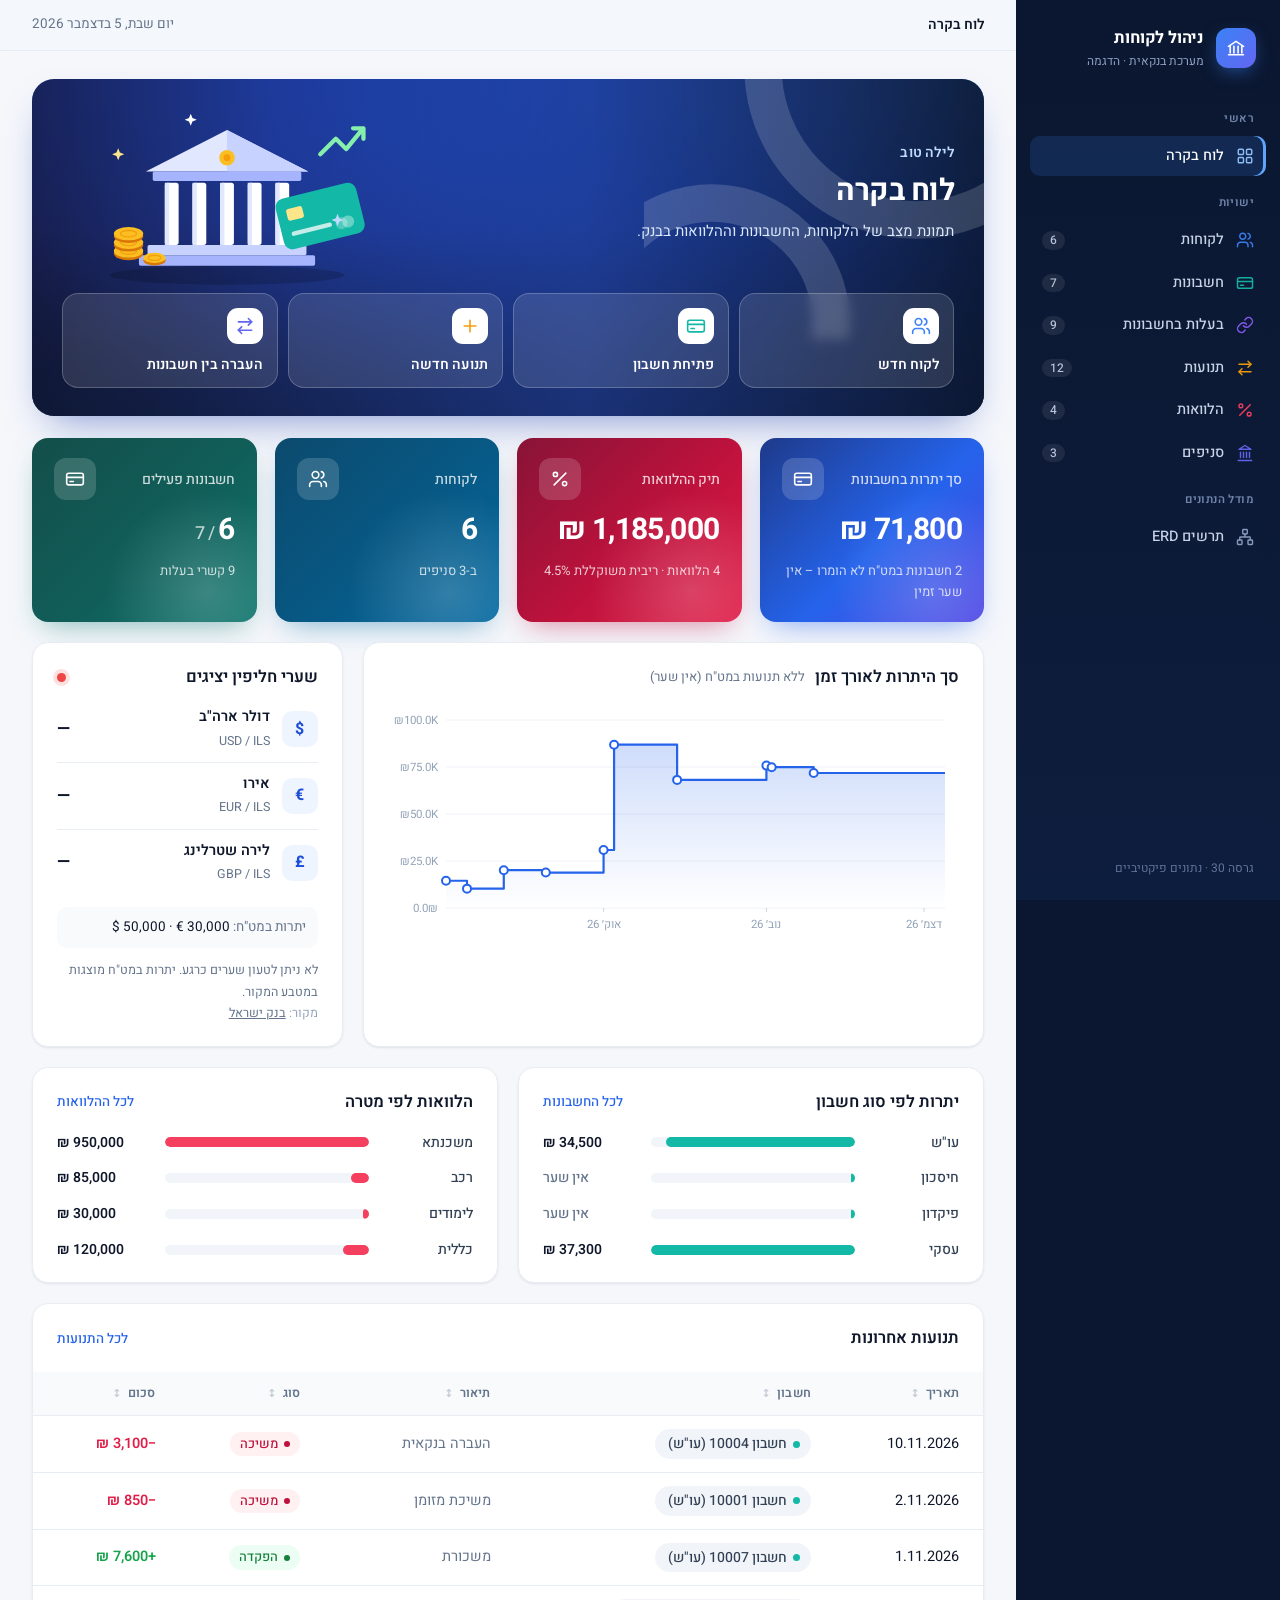
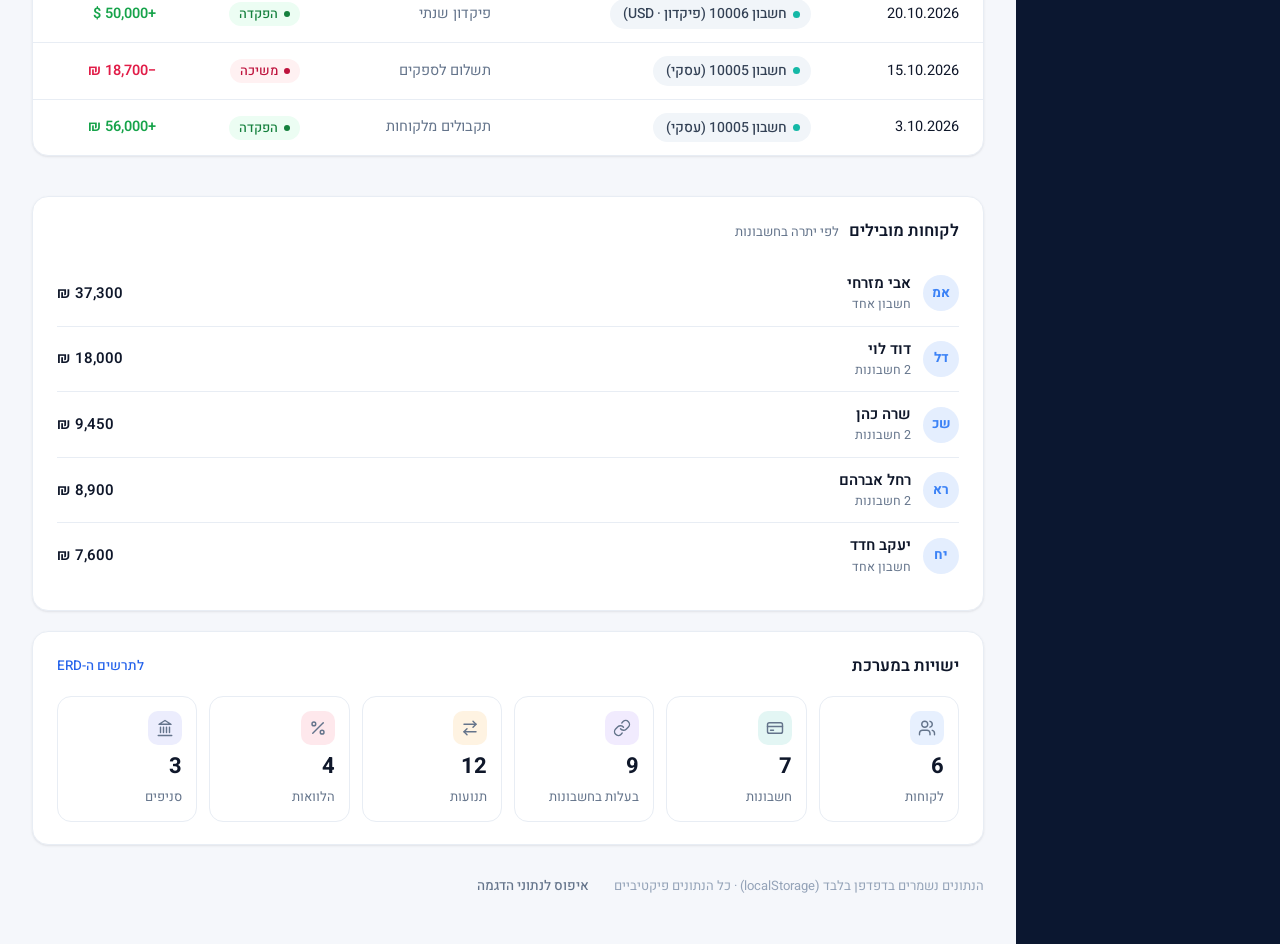
<file: index.html>
<!DOCTYPE html>
<html lang="he" dir="rtl">
<head>
  <meta charset="UTF-8">
  <meta name="app-version" content="30">
  <meta name="viewport" content="width=device-width, initial-scale=1">
  <title>ניהול לקוחות – מערכת בנקאית</title>
  <link rel="preconnect" href="https://fonts.googleapis.com">
  <link rel="preconnect" href="https://fonts.gstatic.com" crossorigin>
  <link href="https://fonts.googleapis.com/css2?family=Heebo:wght@400;500;600;700&display=swap" rel="stylesheet">
  <link rel="stylesheet" href="assets/style.css?v=30">
  <link rel="icon" href="data:image/svg+xml,%3Csvg xmlns='http://www.w3.org/2000/svg' viewBox='0 0 24 24'%3E%3Crect width='24' height='24' rx='6' fill='%232563eb'/%3E%3Cpath d='M4 10l8-5 8 5M6 10v7M10 10v7M14 10v7M18 10v7M4 19h16' stroke='white' stroke-width='1.6' fill='none'/%3E%3C/svg%3E">
</head>
<body>
<div class="app">
  <aside class="sidebar" id="sidebar"></aside>
  <div class="scrim"></div>
  <div class="main">
    <header class="header">
      <button class="icon-btn menu-btn" id="menuBtn" type="button" aria-label="תפריט"></button>
      <nav class="crumbs" id="crumbs"></nav>
      <span class="spacer"></span>
      <span class="today" id="today"></span>
    </header>
    <main class="content" id="view"></main>
  </div>
</div>

<dialog id="dlg">
  <form id="dlgForm" novalidate>
    <div class="dlg-head"><span class="tile" id="dlgTile"></span><h3 id="dlgTitle" tabindex="-1" autofocus style="outline:none"></h3></div>
    <div class="dlg-body" id="dlgBody"></div>
    <div class="dlg-foot">
      <button class="btn primary" type="submit" id="dlgSave">שמירה</button>
      <button class="btn ghost" type="button" id="dlgCancel">ביטול</button>
      <span class="form-msg" id="formMsg" role="alert"></span>
      <span class="more-hint" aria-hidden="true">גללו לשדות נוספים ↓</span>
    </div>
  </form>
</dialog>
<div class="toast" id="toast" role="status"></div>

<script src="assets/schema.js?v=30"></script>
<script src="assets/illustrations.js?v=30"></script>
<script src="assets/shell.js?v=30"></script>
<script src="assets/fx.js?v=30"></script>
<script src="assets/app.js?v=30"></script>
</body>
</html>
</file>
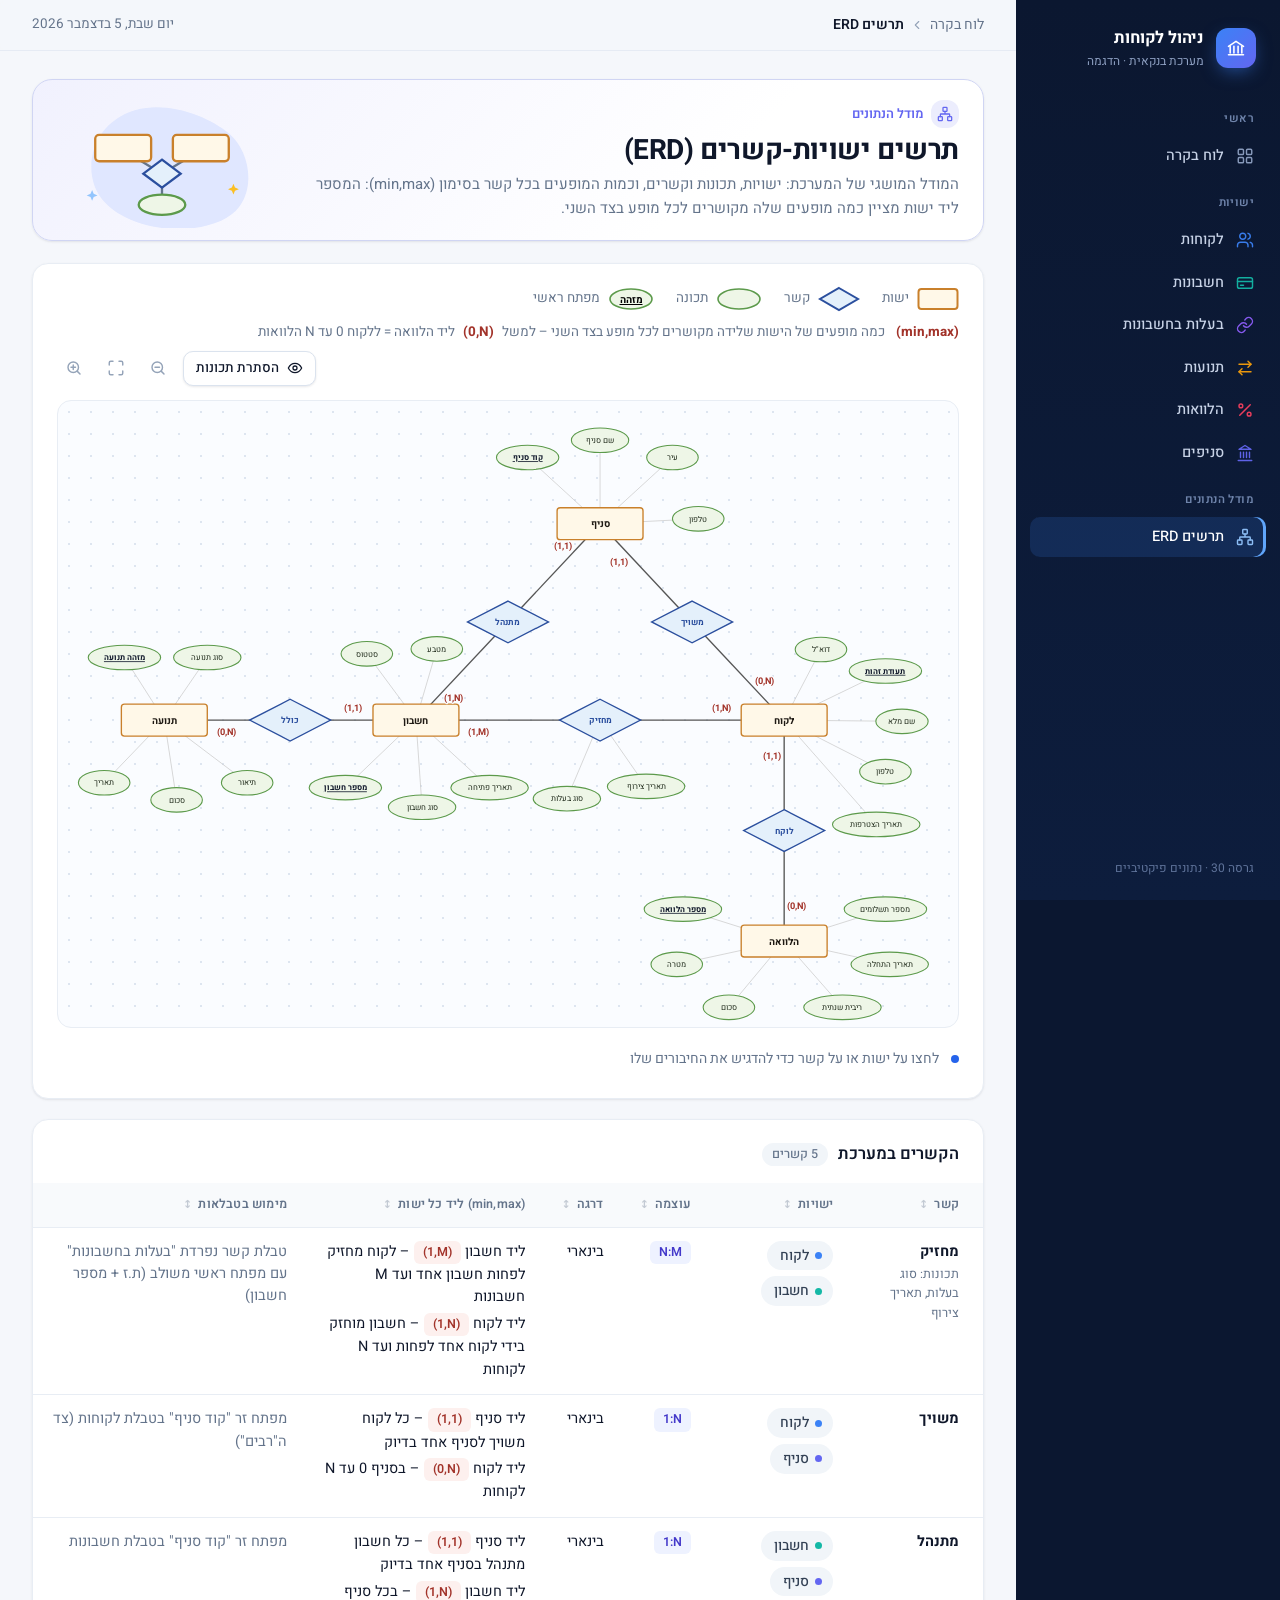
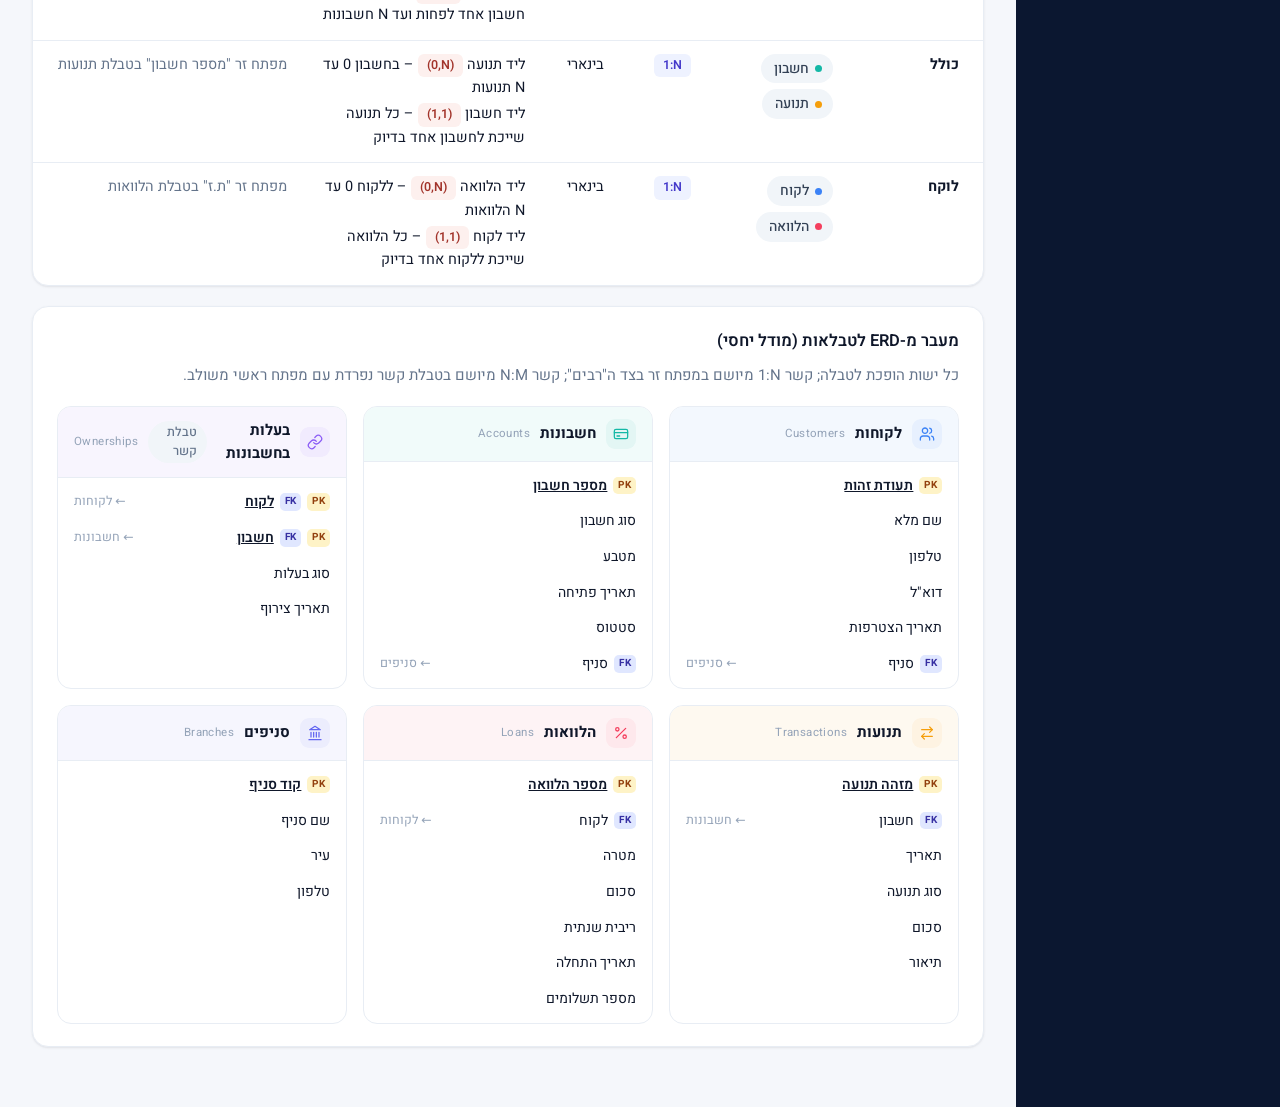
<file: erd.html>
<!DOCTYPE html>
<html lang="he" dir="rtl">
<head>
  <meta charset="UTF-8">
  <meta name="app-version" content="30">
  <meta name="viewport" content="width=device-width, initial-scale=1">
  <title>תרשים ישויות-קשרים (ERD) – ניהול לקוחות</title>
  <link rel="preconnect" href="https://fonts.googleapis.com">
  <link rel="preconnect" href="https://fonts.gstatic.com" crossorigin>
  <link href="https://fonts.googleapis.com/css2?family=Heebo:wght@400;500;600;700&display=swap" rel="stylesheet">
  <link rel="stylesheet" href="assets/style.css?v=30">
  <link rel="icon" href="data:image/svg+xml,%3Csvg xmlns='http://www.w3.org/2000/svg' viewBox='0 0 24 24'%3E%3Crect width='24' height='24' rx='6' fill='%232563eb'/%3E%3Cpath d='M4 10l8-5 8 5M6 10v7M10 10v7M14 10v7M18 10v7M4 19h16' stroke='white' stroke-width='1.6' fill='none'/%3E%3C/svg%3E">
</head>
<body>
<div class="app">
  <aside class="sidebar" id="sidebar"></aside>
  <div class="scrim"></div>
  <div class="main">
    <header class="header">
      <button class="icon-btn menu-btn" id="menuBtn" type="button" aria-label="תפריט"></button>
      <nav class="crumbs" id="crumbs"></nav>
      <span class="spacer"></span>
      <span class="today" id="today"></span>
    </header>
    <main class="content">
      <div class="page-head with-art" style="--c:#6366f1">
        <div class="ph-art" id="erdArt"></div>
        <div>
          <div class="eyebrow" style="--c:#6366f1"><span class="tile" id="erdTile"></span>מודל הנתונים</div>
          <h1>תרשים ישויות-קשרים (ERD)</h1>
          <p>המודל המושגי של המערכת: ישויות, תכונות וקשרים, וכמות המופעים בכל קשר בסימון <span class="ltr">(min,max)</span>: המספר ליד ישות מציין כמה מופעים שלה מקושרים לכל מופע בצד השני.</p>
        </div>
      </div>

      <div class="card">
        <div class="erd-toolbar">
          <div class="erd-legend" id="legend"></div>
          <span class="spacer"></span>
          <button class="btn sm" id="toggleAttrs" type="button"></button>
          <button class="icon-btn" id="zoomOut" type="button" title="הקטנה" aria-label="הקטנה"></button>
          <button class="icon-btn" id="zoomFit" type="button" title="התאמה למסך" aria-label="התאמה למסך"></button>
          <button class="icon-btn" id="zoomIn" type="button" title="הגדלה" aria-label="הגדלה"></button>
        </div>
        <div class="erd-canvas" id="canvas"></div>
        <div class="sel-bar"><span class="dot"></span><span id="selInfo">לחצו על ישות או על קשר כדי להדגיש את החיבורים שלו</span>
          <button class="btn sm ghost" id="clearSel" type="button" hidden>ניקוי בחירה</button></div>
      </div>

      <div class="card flush">
        <div class="card-head" style="padding:22px 24px 0"><h2>הקשרים במערכת</h2><span class="count-pill" id="relCount"></span></div>
        <div class="table-wrap" style="margin-top:6px"><table class="data rels" id="relTable"></table></div>
      </div>

      <div class="card">
        <div class="card-head"><h2>מעבר מ-ERD לטבלאות (מודל יחסי)</h2></div>
        <p class="muted" style="margin:-6px 0 18px">כל ישות הופכת לטבלה; קשר <span class="ltr">1:N</span> מיושם במפתח זר בצד ה"רבים"; קשר <span class="ltr">N:M</span> מיושם בטבלת קשר נפרדת עם מפתח ראשי משולב.</p>
        <div class="schema-grid" id="schemaGrid"></div>
      </div>
    </main>
  </div>
</div>

<script src="assets/schema.js?v=30"></script>
<script src="assets/illustrations.js?v=30"></script>
<script src="assets/shell.js?v=30"></script>
<script src="assets/erd.js?v=30"></script>
</body>
</html>
</file>
<file: assets/style.css>
[hidden]{display:none!important}
:root{
  --bg:#f5f7fb; --surface:#fff; --ink:#0f172a; --ink-2:#334155; --muted:#64748b; --faint:#94a3b8;
  --line:#e8edf4; --line-2:#dbe3ee;
  --side:#0b1730; --side-2:#13254a; --side-ink:#c7d2e6;
  --primary:#2563eb; --primary-600:#1d4ed8; --primary-50:#eff5ff;
  --good:#16a34a; --bad:#e11d48; --warn:#d97706;
  --r:16px; --r-sm:10px;
  --sh-1:0 1px 2px rgba(15,23,42,.04),0 1px 3px rgba(15,23,42,.06);
  --sh-2:0 4px 24px -6px rgba(15,23,42,.10),0 2px 6px rgba(15,23,42,.04);
  --side-w:264px;
}
*{box-sizing:border-box}
html,body{margin:0;height:100%}
body{font-family:"Heebo",system-ui,-apple-system,"Segoe UI",Arial,sans-serif;background:var(--bg);color:var(--ink);
  direction:rtl;text-align:right;font-size:15px;line-height:1.55;-webkit-font-smoothing:antialiased}
a{color:var(--primary);text-decoration:none}
button,input,select{font:inherit;color:inherit}
.ltr{direction:ltr;unicode-bidi:isolate;display:inline-block}
.muted{color:var(--muted)}
.num{font-variant-numeric:tabular-nums}

/* ================= App shell ================= */
.app{display:grid;grid-template-columns:var(--side-w) 1fr;min-height:100vh;min-height:100dvh;background:linear-gradient(to left,var(--side) var(--side-w),transparent var(--side-w))}
.sidebar{background:linear-gradient(180deg,var(--side) 0%,#0d1d3d 100%);color:var(--side-ink);
  position:sticky;top:0;height:100vh;height:100dvh;overflow-y:auto;overscroll-behavior:contain;padding:22px 14px;display:flex;flex-direction:column;gap:2px}
.brand{display:flex;align-items:center;gap:12px;color:#fff;padding:4px 10px 22px}
.brand-mark{width:40px;height:40px;border-radius:12px;display:grid;place-items:center;color:#fff;
  background:linear-gradient(135deg,#3b82f6,#6366f1);box-shadow:0 6px 18px -4px rgba(59,130,246,.55)}
.brand b{display:block;font-size:16.5px;font-weight:700;letter-spacing:-.2px}
.brand small{display:block;font-size:12px;color:#8ea0c2}
.nav-sec{font-size:11.5px;font-weight:600;letter-spacing:.4px;color:#6f84ab;padding:16px 12px 6px}
.nav-item{display:flex;align-items:center;gap:12px;padding:9px 12px;border-radius:10px;color:var(--side-ink);font-weight:500;font-size:14.5px;transition:background .15s,color .15s}
.nav-item:hover{background:rgba(255,255,255,.06);color:#fff}
.nav-item.active{background:rgba(59,130,246,.16);color:#fff;box-shadow:inset -3px 0 0 #60a5fa}
.nav-ic{display:grid;place-items:center;color:var(--c,#8ea0c2);opacity:.95}
.nav-item.active .nav-ic{color:#93c5fd}
.nav-count{margin-inline-start:auto;font-size:12px;background:rgba(255,255,255,.08);color:#b8c5dd;border-radius:999px;padding:0 8px;font-variant-numeric:tabular-nums}
.side-foot{margin-top:auto;font-size:12px;color:#5f739a;padding:18px 12px 0}

.main{min-width:0;display:flex;flex-direction:column}
.header{position:sticky;top:0;z-index:15;display:flex;align-items:center;gap:14px;padding:14px 32px;
  background:rgba(245,247,251,.82);backdrop-filter:saturate(1.4) blur(10px);-webkit-backdrop-filter:saturate(1.4) blur(10px);border-bottom:1px solid rgba(219,227,238,.6)}
.crumbs{display:flex;align-items:center;gap:6px;font-size:14px;color:var(--muted);min-width:0}
.crumbs a{color:var(--muted)} .crumbs a:hover{color:var(--ink)}
.crumbs b{color:var(--ink);font-weight:600;white-space:nowrap;overflow:hidden;text-overflow:ellipsis}
.crumbs svg{transform:scaleX(-1);color:var(--faint)}
.header .spacer{flex:1}
.today{font-size:13.5px;color:var(--muted)}
.menu-btn{display:none}
.content{padding:28px 32px 40px;max-width:1360px;width:100%}
.scrim{display:none}

/* ================= Typography / page head ================= */
.page-head{display:flex;align-items:flex-end;gap:16px;flex-wrap:wrap;margin-bottom:22px}
.page-head h1{margin:0;font-size:28px;font-weight:700;letter-spacing:-.4px;line-height:1.2}
.page-head p{margin:6px 0 0;color:var(--muted);max-width:760px}
.page-head .actions{margin-inline-start:auto;display:flex;gap:10px;align-items:center;flex-wrap:wrap}
.eyebrow{display:inline-flex;align-items:center;gap:8px;font-size:13px;font-weight:600;color:var(--c,var(--primary));margin-bottom:6px}
.eyebrow .tile{width:28px;height:28px}

/* ================= Cards ================= */
.card{background:var(--surface);border:1px solid var(--line);border-radius:var(--r);box-shadow:var(--sh-1);padding:22px 24px;margin-bottom:20px}
.card-head{display:flex;align-items:center;gap:10px;margin-bottom:16px}
.card-head h2{margin:0;font-size:16.5px;font-weight:600}
.card-head .sub{font-size:13px;color:var(--muted)}
.card-head .more{margin-inline-start:auto;font-size:13.5px;font-weight:500}
.card.flush{padding:0;overflow:hidden}
.tile{width:42px;height:42px;border-radius:12px;display:grid;place-items:center;flex:none;
  color:var(--c,var(--primary));background:color-mix(in srgb,var(--c,var(--primary)) 12%,#fff)}

/* KPI */
.kpis{display:grid;grid-template-columns:repeat(4,minmax(0,1fr));gap:18px;margin-bottom:20px}
.kpi{background:var(--surface);border:1px solid var(--line);border-radius:var(--r);box-shadow:var(--sh-1);padding:20px 22px;display:flex;flex-direction:column;gap:14px;color:var(--ink);position:relative;overflow:hidden}
a.kpi:hover{box-shadow:var(--sh-2);border-color:var(--line-2)}
.kpi .top{display:flex;align-items:center;justify-content:space-between}
.kpi .lbl{color:var(--muted);font-size:14px;font-weight:500}
.kpi .val{font-size:30px;font-weight:700;letter-spacing:-.6px;line-height:1.1;font-variant-numeric:tabular-nums}
.kpi .foot{font-size:13px;color:var(--muted)}
.kpi.hero{background:linear-gradient(135deg,#1e3a8a 0%,#2563eb 55%,#4f46e5 100%);color:#fff;border:0;box-shadow:0 12px 30px -12px rgba(37,99,235,.6)}
.kpi.hero .lbl,.kpi.hero .foot{color:rgba(255,255,255,.78)}
.kpi.hero .tile{background:rgba(255,255,255,.16);color:#fff}
.kpi.hero::after{content:"";position:absolute;inset:auto -60px -80px auto;width:220px;height:220px;border-radius:50%;background:radial-gradient(circle,rgba(255,255,255,.18),transparent 65%)}

.grid{display:grid;gap:20px}
.grid.c2{grid-template-columns:1fr 1fr}
.grid.c32{grid-template-columns:3fr 2fr}

/* entity strip */
.ent-strip{display:grid;grid-template-columns:repeat(6,minmax(0,1fr));gap:12px}
.ent-chip{display:flex;flex-direction:column;gap:10px;padding:14px;border:1px solid var(--line);border-radius:14px;color:var(--ink);transition:.15s}
.ent-chip:hover{border-color:color-mix(in srgb,var(--c) 40%,#fff);background:color-mix(in srgb,var(--c) 4%,#fff)}
.ent-chip .tile{width:34px;height:34px;border-radius:10px}
.ent-chip b{font-size:22px;font-weight:700;line-height:1}
.ent-chip span{font-size:13px;color:var(--muted)}

/* bars */
.bars{display:flex;flex-direction:column;gap:14px}
.bar-row{display:grid;grid-template-columns:92px 1fr auto;align-items:center;gap:12px;font-size:14px}
.bar-row .name{color:var(--ink-2);font-weight:500}
.bar-track{display:block;height:10px;background:#f1f5f9;border-radius:999px;overflow:hidden}
.bar-fill{display:block;height:100%;border-radius:999px;background:var(--c,var(--primary));min-width:4px;transition:width .6s cubic-bezier(.2,.8,.2,1)}
.bar-row .v{font-weight:600;font-variant-numeric:tabular-nums;min-width:96px;text-align:left}
.bar-row:hover .bar-fill{filter:brightness(.92)}

/* people list */
.plist{display:flex;flex-direction:column}
.prow{display:flex;align-items:center;gap:12px;padding:11px 0;border-top:1px solid var(--line);color:var(--ink)}
.prow:first-child{border-top:0}
.prow:hover .pname{color:var(--primary)}
.pname{font-weight:600}
.psub{font-size:12.5px;color:var(--muted)}
.prow .amt{margin-inline-start:auto;font-weight:600;font-variant-numeric:tabular-nums}
.avatar{width:36px;height:36px;border-radius:50%;display:grid;place-items:center;font-size:13.5px;font-weight:700;flex:none;
  color:var(--c,#3b82f6);background:color-mix(in srgb,var(--c,#3b82f6) 14%,#fff)}

/* ================= Buttons & inputs ================= */
.btn{border:1px solid var(--line-2);background:#fff;color:var(--ink);padding:9px 16px;border-radius:var(--r-sm);cursor:pointer;font-weight:500;font-size:14.5px;
  display:inline-flex;align-items:center;gap:8px;box-shadow:var(--sh-1);transition:.15s;white-space:nowrap}
.btn:hover{background:#f8fafc;border-color:#cbd5e1}
.btn.primary{background:var(--primary);border-color:var(--primary);color:#fff;box-shadow:0 4px 12px -4px rgba(37,99,235,.55)}
.btn.primary:hover{background:var(--primary-600)}
.btn.danger{color:var(--bad)} .btn.danger:hover{background:#fff1f2;border-color:#fecdd3}
.btn.sm{padding:6px 12px;font-size:13.5px}
.btn.ghost{background:transparent;box-shadow:none;border-color:transparent;color:var(--muted)}
.btn.ghost:hover{background:#eef2f7;color:var(--ink)}
.icon-btn{border:0;background:transparent;cursor:pointer;width:34px;height:34px;border-radius:9px;color:var(--faint);display:inline-grid;place-items:center;transition:.15s}
.icon-btn:hover{background:#eef2f7;color:var(--ink)}
.icon-btn.del:hover{background:#fff1f2;color:var(--bad)}
.search{position:relative;display:flex}
.search input{border:1px solid var(--line-2);border-radius:var(--r-sm);padding:9px 40px 9px 14px;min-width:260px;background:#fff;box-shadow:var(--sh-1);outline:0;transition:.15s}
.search input:focus{border-color:#93b4f5;box-shadow:0 0 0 4px rgba(37,99,235,.12)}
.search svg{position:absolute;right:13px;top:50%;transform:translateY(-50%);color:var(--faint)}

/* ================= Tables ================= */
.table-wrap{overflow-x:auto}
table.data{width:100%;border-collapse:separate;border-spacing:0;font-size:14.5px}
table.data th{background:#f8fafc;color:var(--muted);font-weight:600;font-size:12.5px;letter-spacing:.2px;text-align:right;padding:12px 18px;border-bottom:1px solid var(--line);white-space:nowrap}
table.data td{padding:13px 18px;border-bottom:1px solid var(--line);white-space:nowrap;vertical-align:middle}
table.data tbody tr:last-child td{border-bottom:0}
table.data tbody tr[data-go]{cursor:pointer;transition:background .12s}
table.data tbody tr[data-go]:hover{background:#f8fbff}
table.data td.actions{width:1%;text-align:left}
table.data td.actions .icon-btn{opacity:.55;transition:.15s}
table.data tr:hover td.actions .icon-btn,table.data td.actions .icon-btn:focus-visible{opacity:1}
.card table.data th:first-child,.card table.data td:first-child{padding-inline-start:24px}
.cell-main{display:flex;align-items:center;gap:10px;font-weight:600}
.key-ic{font-size:10px;border-radius:5px;padding:1px 5px;margin-inline-start:6px;font-weight:700;letter-spacing:.3px;vertical-align:1px}
.key-ic.pk{background:#fef3c7;color:#92400e}
.key-ic.fk{background:#e0e7ff;color:#3730a3}
.chip{display:inline-flex;align-items:center;gap:6px;color:var(--ink-2);font-size:14px;font-weight:500;padding:3px 10px 3px 12px;border-radius:999px;background:#f1f5f9;border:1px solid transparent;transition:.15s}
.chip::before{content:"";width:7px;height:7px;border-radius:50%;background:var(--c,#94a3b8)}
.chip:hover{border-color:color-mix(in srgb,var(--c) 45%,#fff);background:color-mix(in srgb,var(--c) 7%,#fff)}
.tag{display:inline-flex;align-items:center;gap:6px;font-size:13px;font-weight:500;padding:2px 10px;border-radius:999px;background:#f1f5f9;color:var(--ink-2)}
.tag.ok{background:#ecfdf3;color:#15803d}.tag.ok::before,.tag.bad::before,.tag.mid::before{content:"";width:6px;height:6px;border-radius:50%;background:currentColor}
.tag.bad{background:#fff1f2;color:#be123c}.tag.mid{background:#fffbeb;color:#b45309}
.pos{color:var(--good)} .neg{color:var(--bad)}
.empty{padding:44px;text-align:center;color:var(--muted)}
.count-pill{font-size:12.5px;background:#f1f5f9;color:var(--muted);padding:2px 10px;border-radius:999px;font-weight:500}
.rel-badges{display:flex;gap:8px;flex-wrap:wrap;margin-top:12px}
.rel-badge{font-size:13px;background:#fff;border:1px solid var(--line-2);border-radius:999px;padding:3px 12px;color:var(--ink-2)}
.rel-badge b{color:var(--ink);font-weight:600}

/* ================= Detail ================= */
.detail-hero{display:flex;align-items:center;gap:18px}
.detail-hero .avatar,.detail-hero .tile{width:56px;height:56px;border-radius:16px;font-size:20px}
.attr-grid{display:grid;grid-template-columns:repeat(auto-fill,minmax(200px,1fr));gap:0;border:1px solid var(--line);border-radius:12px;overflow:hidden}
.attr{padding:14px 18px;border-bottom:1px solid var(--line);border-inline-start:1px solid var(--line);margin-inline-start:-1px;margin-bottom:-1px}
.attr .k{font-size:12.5px;color:var(--muted);margin-bottom:3px}
.attr .v{font-weight:500;font-size:15.5px}

/* ================= Dialog ================= */
dialog{border:0;border-radius:20px;padding:0;width:min(580px,94vw);--dlg-max:90vh;max-height:var(--dlg-max);box-shadow:0 30px 80px -20px rgba(15,23,42,.45);overflow:hidden}
@supports (height:1svh){dialog{--dlg-max:90svh}}
dialog>form{display:flex;flex-direction:column;max-height:var(--dlg-max)}
dialog::backdrop{background:rgba(15,23,42,.45);backdrop-filter:blur(3px)}
dialog[open]{animation:pop .18s ease-out}
@keyframes pop{from{opacity:0;transform:translateY(8px) scale(.98)}to{opacity:1;transform:none}}
.dlg-head{padding:22px 26px 6px;display:flex;align-items:center;gap:12px}
.dlg-head h3{margin:0;font-size:19px}
.dlg-body{padding:16px 26px 20px;display:grid;grid-template-columns:1fr 1fr;gap:14px 18px;flex:1 1 auto;min-height:0;overflow-y:auto;-webkit-overflow-scrolling:touch;overscroll-behavior:contain}
.dlg-foot{padding:14px 26px 20px;display:flex;gap:10px;align-items:center;flex-wrap:wrap;position:relative;background:#fff;border-top:1px solid transparent;transition:border-color .2s}
dialog.has-more .dlg-foot{border-top-color:var(--line)}
dialog.has-more .dlg-foot::before{content:"";position:absolute;inset:-36px 0 auto 0;height:36px;background:linear-gradient(to top,rgba(255,255,255,.96),rgba(255,255,255,0));pointer-events:none}
.more-hint{display:none;position:absolute;top:-30px;left:50%;transform:translateX(-50%);font-size:12px;font-weight:600;color:var(--primary);background:#eff5ff;border-radius:999px;padding:2px 10px;pointer-events:none}
dialog.has-more .more-hint{display:block}
.field{display:flex;flex-direction:column;gap:6px}
.field label{font-size:13.5px;font-weight:600;color:var(--ink-2)}
.field label .req{color:var(--bad)}
.field input,.field select{border:1px solid var(--line-2);border-radius:10px;padding:10px 12px;background:#fff;width:100%;min-height:44px;outline:0;transition:.15s}
.field select{-webkit-appearance:none;appearance:none;padding-left:36px;cursor:pointer;
  background:#fff url("data:image/svg+xml,%3Csvg xmlns='http://www.w3.org/2000/svg' width='16' height='16' viewBox='0 0 24 24' fill='none' stroke='%2394a3b8' stroke-width='2' stroke-linecap='round'%3E%3Cpath d='m6 9 6 6 6-6'/%3E%3C/svg%3E") no-repeat left 12px center}
.field input:focus,.field select:focus{border-color:#93b4f5;box-shadow:0 0 0 4px rgba(37,99,235,.12)}
.field input[readonly],.field select:disabled{background:#f8fafc;color:var(--muted)}
.field .hint{font-size:12px;color:var(--faint)}
.field .err{font-size:12.5px;color:var(--bad)}
.form-msg{margin-inline-start:auto;align-self:center;color:var(--bad);font-size:14px;font-weight:600}
.field.invalid input,.field.invalid select{border-color:#fda4af;background-color:#fff5f6}
.field.invalid input:focus,.field.invalid select:focus{box-shadow:0 0 0 4px rgba(225,29,72,.12)}
.field .err:empty{display:none}
.field .err{font-weight:500}
dialog.shake{animation:shake .35s}
@keyframes shake{20%,60%{transform:translateX(-6px)}40%,80%{transform:translateX(6px)}}

/* ================= Toast ================= */
.toast{position:fixed;bottom:26px;left:50%;transform:translate(-50%,16px);background:#0f172a;color:#fff;padding:12px 20px;border-radius:12px;opacity:0;pointer-events:none;transition:.25s;z-index:60;max-width:92vw;box-shadow:var(--sh-2);font-size:14.5px}
.toast.show{opacity:1;transform:translate(-50%,0)}
.toast.err{background:#9f1239}

.foot-note{display:flex;gap:12px;align-items:center;flex-wrap:wrap;color:var(--faint);font-size:13px;padding:4px 0 0}

/* ================= ERD ================= */
.erd-toolbar{display:flex;gap:8px;align-items:center;flex-wrap:wrap;margin-bottom:14px}
.erd-legend{display:flex;flex-wrap:wrap;gap:10px 22px;align-items:center;font-size:13.5px;color:var(--muted)}
.erd-legend .item{display:flex;align-items:center;gap:8px}
.erd-toolbar .spacer{flex:1}
.erd-canvas{overflow:auto;border:1px solid var(--line);border-radius:14px;
  background:radial-gradient(circle,#dde5f0 1px,transparent 1.2px) 0 0/22px 22px,#fafcff}
.erd-canvas svg{display:block;margin:0 auto}
.sel-bar{display:flex;align-items:center;gap:12px;margin-top:14px;font-size:14px;color:var(--muted);min-height:34px}
.sel-bar .dot{width:8px;height:8px;border-radius:50%;background:var(--primary);flex:none}
svg .ent rect.box{stroke-width:2.2}
svg .ent text{font-weight:700;font-size:16px}
svg .rel polygon{stroke-width:2.2}
svg .rel text{font-size:14px;font-weight:700}
svg .attr ellipse{stroke-width:1.8}
svg .attr text{font-size:13px;fill:#1f2a1a}
svg .attr.pk text{text-decoration:underline;font-weight:700;fill:#0f172a}
svg .ln{stroke:#555;stroke-width:2.2;fill:none}
svg .ln.attr-ln{stroke:#cfcfcf;stroke-width:1.3}
svg .card-b rect{fill:#0f172a}
svg .card-b text{font-size:11.5px;font-weight:700;fill:#fff}
svg .role{font-size:13px;fill:#2b4f9e;font-style:italic;font-weight:500}
svg .mm{direction:ltr;unicode-bidi:bidi-override;font-size:15px;font-weight:700;fill:#a2332a;paint-order:stroke;stroke:#fbfcfe;stroke-width:4px;stroke-linejoin:round}
.rel-type.mmc{background:#fdf0ee;color:#a2332a;unicode-bidi:bidi-override}
svg g.clickable{cursor:pointer}
svg g.clickable:hover rect.box,svg g.clickable:hover polygon{filter:brightness(.96)}
svg.focus .dim{opacity:.12;transition:opacity .2s}
svg.no-attrs .attr,svg.no-attrs .attr-ln{display:none}
.schema-grid{display:grid;grid-template-columns:repeat(auto-fill,minmax(260px,1fr));gap:16px}
.schema-tbl{border:1px solid var(--line);border-radius:14px;overflow:hidden;background:#fff}
.schema-tbl .h{padding:12px 16px;display:flex;align-items:center;gap:10px;border-bottom:1px solid var(--line);background:color-mix(in srgb,var(--c) 6%,#fff)}
.schema-tbl .h .tile{width:30px;height:30px;border-radius:9px}
.schema-tbl .h b{font-size:15px}
.schema-tbl .h small{margin-inline-start:auto;color:var(--faint);font-size:11.5px;letter-spacing:.4px;direction:ltr}
.schema-tbl ul{list-style:none;margin:0;padding:6px 0}
.schema-tbl li{padding:7px 16px;display:flex;gap:6px;align-items:center;font-size:14px}
.schema-tbl li .key-ic{margin:0}
.schema-tbl li .ref{margin-inline-start:auto;font-size:12.5px;color:var(--faint)}
.rel-type{font-size:12.5px;font-weight:600;padding:2px 9px;border-radius:6px;background:#eef2ff;color:#4338ca;direction:ltr;display:inline-block}
table.rels td{white-space:normal;vertical-align:top}
.ent-pair{display:flex;align-items:center;gap:6px;flex-wrap:wrap}

/* ================= Responsive ================= */
@media (max-width:1180px){
  .kpis{grid-template-columns:repeat(2,minmax(0,1fr))}
  .ent-strip{grid-template-columns:repeat(3,minmax(0,1fr))}
  .grid.c32{grid-template-columns:1fr}
}
@media (max-width:900px){
  .app{grid-template-columns:1fr;background:none;overflow-x:clip}
  .sidebar{position:fixed;inset:0 0 0 auto;width:min(290px,84vw);z-index:40;transform:translateX(105%);transition:transform .25s ease;box-shadow:-10px 0 40px rgba(0,0,0,.25)}
  .app.nav-open .sidebar{transform:none}
  .app.nav-open .scrim{display:block;position:fixed;inset:0;background:rgba(15,23,42,.4);z-index:35}
  .menu-btn{display:inline-grid}
  .header{padding:12px 16px}
  .today{display:none}
  .content{padding:18px 16px 32px}
  .grid.c2{grid-template-columns:1fr}
  .page-head h1{font-size:23px}
  .page-head .actions{width:100%}
  .page-head .actions .search{flex:1}
  .search input{min-width:0;width:100%}
  .dlg-body{grid-template-columns:1fr}
  .card{padding:18px}
}
@media (max-width:560px){
  .kpis{grid-template-columns:1fr 1fr;gap:12px}
  .kpi{padding:16px}
  .kpi .val{font-size:22px}
  .ent-strip{grid-template-columns:repeat(2,minmax(0,1fr))}
  .bar-row{grid-template-columns:72px 1fr auto}
  .bar-row .v{min-width:0}
}

/* ================= FX card ================= */
.grid.c3{grid-template-columns:1fr 1fr 1fr}
.fx-list{display:flex;flex-direction:column}
.fx-row{display:flex;align-items:center;gap:12px;padding:10px 0;border-top:1px solid var(--line)}
.fx-row:first-child{border-top:0;padding-top:0}
.fx-sym{width:36px;height:36px;border-radius:10px;display:grid;place-items:center;font-weight:700;font-size:16px;color:#1d4ed8;background:#eff5ff;flex:none}
.fx-name{font-weight:600;font-size:14.5px}
.fx-rate{margin-inline-start:auto;font-weight:700;font-size:17px}
.fx-exp{margin-top:12px;padding:10px 12px;background:#f8fafc;border-radius:10px;font-size:13.5px}
.fx-foot{margin-top:12px;font-size:12.5px;color:var(--muted);line-height:1.7}
.fx-foot .faint{color:var(--faint)} .fx-foot a{color:var(--muted);text-decoration:underline}
.live{margin-inline-start:auto;font-size:12px;font-weight:600;color:var(--muted);display:inline-flex;align-items:center;gap:6px}
.live::before{content:"";width:9px;height:9px;border-radius:50%}
.live.on::before{background:#22c55e;box-shadow:0 0 0 4px rgba(34,197,94,.18);animation:pulse 2s infinite}
.live.off::before{background:#ef4444;box-shadow:0 0 0 4px rgba(239,68,68,.16)}
@keyframes pulse{50%{box-shadow:0 0 0 7px rgba(34,197,94,0)}}
.skel{display:inline-block;width:64px;height:14px;border-radius:6px;background:linear-gradient(90deg,#eef2f7,#f8fafc,#eef2f7);background-size:200% 100%;animation:sk 1.2s infinite}
@keyframes sk{to{background-position:-200% 0}}
@media (max-width:1180px){.grid.c3{grid-template-columns:1fr 1fr}.grid.c3 .fx-card{grid-column:1/-1}}
@media (max-width:900px){.grid.c3{grid-template-columns:1fr}}

.field.valid input,.field.valid select{border-color:#86efac}
.field.valid label::after{content:" ✓";color:#16a34a;font-weight:700}
.upd-bar{position:fixed;top:12px;left:50%;transform:translateX(-50%);z-index:80;background:#0f172a;color:#fff;border-radius:12px;padding:8px 10px 8px 16px;display:flex;gap:12px;align-items:center;box-shadow:var(--sh-2);font-size:14px;max-width:94vw}
@media (max-width:900px){
  /* בנייד: חלון צמוד לראש המסך, בגובה החלק הגלוי בלבד (svh = בלי סרגלי הדפדפן),
     כך שכפתורי השמירה לעולם לא מוסתרים מאחורי סרגל הכתובות של Safari */
  dialog{width:calc(100vw - 16px);max-width:calc(100vw - 16px);margin:8px auto auto;border-radius:18px;--dlg-max:calc(100vh - 16px)}
  @supports (height:1svh){dialog{--dlg-max:calc(100svh - 16px)}}
  .dlg-head{padding:16px 18px 4px}.dlg-body{padding:12px 18px 18px}.dlg-foot{padding:12px 18px 14px}
  .dlg-foot .btn.primary{flex:1;justify-content:center}
  .form-msg{flex-basis:100%;order:-1;margin:0}
}

/* ---- iOS Safari: שדות תאריך ובחירה ---- */
.field input,.field select{min-width:0;max-width:100%;box-sizing:border-box}
.field input[type="date"]{-webkit-appearance:none;appearance:none;display:block;min-height:44px;line-height:1.4;text-align:right}
.field input[type="date"]::-webkit-date-and-time-value{text-align:right;margin:0}
.field input[type="date"]::-webkit-calendar-picker-indicator{margin:0}
.field{min-width:0}
.dlg-body{scroll-padding:12px}
@media (max-width:900px){
  .toast{bottom:auto;top:12px;transform:translate(-50%,-16px)}
  .toast.show{transform:translate(-50%,0)}
  .sidebar{padding-bottom:40px}
  .content{padding-bottom:72px}
  .field input,.field select{font-size:16px}   /* מונע זום אוטומטי של iOS בעת הקלדה */
}

/* ================= Responsive tables ================= */
table.data td{white-space:normal;overflow-wrap:anywhere}
table.data td .num,table.data td.num,table.data .chip,table.data .tag,table.data .rel-type{white-space:nowrap;overflow-wrap:normal}
table.data th{white-space:normal}
@media (max-width:1500px){.grid.c32{grid-template-columns:1fr}}
@media (max-width:1180px) and (min-width:901px){:root{--side-w:224px}.content{padding:24px 22px 40px}}
@media (max-width:1280px){table.data .chip{white-space:normal;text-align:right}}
@media (max-width:1100px){
  table.data th,table.data td{padding:10px 9px}
  .card table.data th:first-child,.card table.data td:first-child{padding-inline-start:18px}
}
/* מסך צר: כל שורה הופכת לכרטיס – שם העמודה מימין והערך לידו */
@media (max-width:700px){
  /* במסך צר הכותרות הופכות לשורת "צ'יפים" למיון */
  table.data thead{display:block;border-bottom:1px solid var(--line);background:#f8fafc}
  table.data thead tr{display:flex;flex-wrap:wrap;gap:6px;padding:10px 14px}
  table.data thead th,.card table.data thead th:first-child{display:inline-flex;align-items:center;border:0;padding:4px 10px;border-radius:999px;background:#fff;border:1px solid var(--line);font-size:12px}
  table.data thead th:empty{display:none}
  table.data,table.data tbody,table.data tr,table.data td{display:block;width:100%}
  table.data tbody tr{padding:12px 16px;border-bottom:1px solid var(--line)}
  table.data tbody tr:last-child{border-bottom:0}
  table.data td,.card table.data td:first-child{border:0;padding:4px 0;display:grid;grid-template-columns:minmax(92px,34%) 1fr;gap:10px;align-items:center;text-align:right}
  table.data td::before{content:attr(data-label);color:var(--muted);font-size:13px;font-weight:500}
  table.data td[data-label=""]{display:flex;gap:4px}
  table.data td[data-label=""]::before{display:none}
  table.data td.actions{opacity:1;width:100%;justify-content:flex-start;margin-top:4px}
  table.data td>*{min-width:0;justify-self:start}
  table.rels td{grid-template-columns:1fr}
  table.rels td::before{font-size:12px}
}

table.data td.actions{white-space:nowrap}
.header .menu-btn{display:none}
@media (max-width:900px){.header .menu-btn{display:inline-grid}}

/* ---- sorting ---- */
table.data th.sortable{cursor:pointer;user-select:none;position:relative}
table.data th.sortable:hover{color:var(--ink);background:#f1f5f9}
table.data th.sortable::after{content:"↕";margin-inline-start:6px;font-size:11px;opacity:.35}
table.data th.sort-asc::after{content:"↑";opacity:1;color:var(--primary)}
table.data th.sort-desc::after{content:"↓";opacity:1;color:var(--primary)}
table.data th.sort-asc,table.data th.sort-desc{color:var(--ink)}
table.data th.sortable:focus-visible{outline:2px solid #93b4f5;outline-offset:-2px}
/* ---- nav sub item ---- */
/* ---- transfer ---- */
.field.full,.xfer-preview.full{grid-column:1/-1}
.xfer-preview{background:#f8fafc;border:1px solid var(--line);border-radius:12px;padding:12px 14px}
.xfer-flow{display:flex;align-items:center;justify-content:space-between;gap:10px}
.xfer-flow span{display:flex;flex-direction:column}
.xfer-flow b{font-size:17px;font-variant-numeric:tabular-nums}
.xfer-flow small{color:var(--muted);font-size:12.5px}
.xfer-flow .arrow{font-size:20px;color:var(--faint)}
.xfer-preview .psub{margin-top:6px}
/* העברה: "לחשבון" ממוקם בדיוק מתחת ל"מחשבון" (באותה עמודה); dense ממלא את המקום הפנוי בעמודה השנייה */
@media (min-width:901px){
  .dlg-body{grid-auto-flow:row dense}
  .dlg-body [data-field="toAccountNo"]{grid-column:2}
}

/* ================= Visual layer ================= */
/* welcome banner */
.welcome{position:relative;overflow:hidden;border-radius:22px;padding:28px 30px;margin-bottom:22px;color:#fff;
  background:radial-gradient(120% 140% at 100% 0%,#3b82f6 0%,#1d4ed8 38%,#1e1b4b 100%);box-shadow:0 18px 40px -18px rgba(30,64,175,.6);
  display:flex;flex-wrap:wrap;align-items:flex-end;justify-content:space-between;gap:22px}
.welcome .wl-text{position:relative;z-index:1}
.welcome .wl-greet{font-size:14px;font-weight:600;color:#bfdbfe;letter-spacing:.2px}
.welcome h1{margin:4px 0 6px;font-size:30px;letter-spacing:-.5px}
.welcome p{margin:0;color:#dbeafe;max-width:520px}
.wl-art{position:absolute;inset:auto 0 0 auto;width:340px;height:340px;left:-60px;top:-80px;opacity:.16;pointer-events:none}
.wl-art circle{fill:none;stroke:#fff;stroke-width:22}
.qa{position:relative;z-index:1;display:grid;grid-template-columns:repeat(4,minmax(0,1fr));gap:10px}
.qa-btn{display:flex;flex-direction:column;align-items:flex-start;gap:10px;min-width:118px;padding:14px 14px 12px;border-radius:16px;cursor:pointer;
  border:1px solid rgba(255,255,255,.22);background:rgba(255,255,255,.12);color:#fff;font-weight:600;font-size:14px;text-align:right;
  backdrop-filter:blur(6px);-webkit-backdrop-filter:blur(6px);transition:transform .15s,background .15s}
.qa-btn:hover{background:rgba(255,255,255,.2);transform:translateY(-2px)}
.qa-btn .tile{width:36px;height:36px;border-radius:11px;background:#fff}
/* grids */
.grid.c21{grid-template-columns:2fr 1fr}
.grid.c12{grid-template-columns:minmax(300px,1fr) 2fr;align-items:stretch;margin-bottom:20px}
.grid.c21,.grid.c2,.grid.c32{margin-bottom:0}
@media (max-width:1180px){.grid.c21,.grid.c12{grid-template-columns:1fr}.qa{grid-template-columns:repeat(2,minmax(0,1fr))}}
@media (max-width:560px){.welcome{padding:22px 18px}.welcome h1{font-size:24px}.qa{width:100%}.qa-btn{min-width:0}}
/* chart */
.chart{position:relative;width:100%}
.chart svg{display:block;overflow:visible}
.ch-grid{stroke:#eef2f7;stroke-width:1}
.ch-y,.ch-x{font-size:11.5px;fill:#94a3b8;font-family:inherit}
.ch-tick{stroke:#cbd5e1}
.ch-line{fill:none;stroke-width:2.2;stroke-linejoin:round}
.ch-dot{fill:#fff;stroke-width:2}
.ch-cross{stroke:#94a3b8;stroke-dasharray:3 3}
.ch-hot{stroke:#fff;stroke-width:3}
.ch-tip{position:absolute;transform:translate(-50%,-100%);background:#0f172a;color:#fff;border-radius:10px;padding:6px 10px;font-size:12.5px;
  pointer-events:none;white-space:nowrap;display:flex;flex-direction:column;align-items:center;box-shadow:var(--sh-2)}
.ch-tip b{font-size:14px;font-variant-numeric:tabular-nums}
.ch-tip span{color:#cbd5e1;font-size:11.5px}
/* bank cards */
.cards-row{display:grid;grid-template-columns:repeat(auto-fill,minmax(250px,1fr));gap:16px}
.bank-card{position:relative;overflow:hidden;display:flex;flex-direction:column;gap:2px;color:#fff;border-radius:18px;padding:18px 20px;min-height:168px;
  box-shadow:0 14px 30px -14px rgba(15,23,42,.5);transition:transform .18s,box-shadow .18s;isolation:isolate}
.bank-card:hover{transform:translateY(-3px);box-shadow:0 20px 36px -16px rgba(15,23,42,.55)}
.bank-card::before{content:"";position:absolute;width:240px;height:240px;border-radius:50%;left:-70px;bottom:-130px;background:rgba(255,255,255,.12);z-index:-1}
.bank-card::after{content:"";position:absolute;width:160px;height:160px;border-radius:50%;left:40px;top:-90px;background:rgba(255,255,255,.08);z-index:-1}
.bc-blue{background:linear-gradient(135deg,#1e40af,#3b82f6)}
.bc-teal{background:linear-gradient(135deg,#0f766e,#14b8a6)}
.bc-violet{background:linear-gradient(135deg,#5b21b6,#8b5cf6)}
.bc-slate{background:linear-gradient(135deg,#0f172a,#475569)}
.bc-top{display:flex;align-items:center;gap:8px;margin-bottom:10px}
.bc-type{font-weight:700;font-size:15px}
.bc-status{font-size:11.5px;font-weight:600;background:rgba(255,255,255,.22);padding:1px 8px;border-radius:999px}
.bc-chip{margin-inline-start:auto;width:34px;height:25px;border-radius:6px;background:linear-gradient(135deg,#fde68a,#d97706);opacity:.9}
.bc-label{font-size:12px;color:rgba(255,255,255,.75)}
.bc-bal{font-size:26px;font-weight:700;letter-spacing:-.4px;font-variant-numeric:tabular-nums}
.bc-no{margin-top:auto;font-size:14px;letter-spacing:2px;color:rgba(255,255,255,.85);text-align:right;font-variant-numeric:tabular-nums}
.bc-foot{display:flex;justify-content:space-between;gap:10px;font-size:12.5px;color:rgba(255,255,255,.8);margin-top:4px}
.bc-foot span:first-child{overflow:hidden;text-overflow:ellipsis;white-space:nowrap}
.bank-card.big{min-height:100%;padding:22px 24px}
.bank-card.big .bc-bal{font-size:32px}
.bc-wrap{display:flex}
.bc-wrap .bank-card{flex:1}
/* mini stats */
.mini-stats{display:grid;grid-template-columns:repeat(3,minmax(0,1fr));gap:14px;margin-bottom:20px}
.mini-stat{display:flex;align-items:center;gap:14px;background:#fff;border:1px solid var(--line);border-radius:16px;padding:16px 18px;box-shadow:var(--sh-1)}
.ms-v{font-size:21px;font-weight:700;font-variant-numeric:tabular-nums;line-height:1.2}
.ms-l{font-size:13px;color:var(--muted)}
@media (max-width:700px){.mini-stats{grid-template-columns:1fr}}
/* entrance animation */
@keyframes rise{from{opacity:0;transform:translateY(10px)}to{opacity:1;transform:none}}
.content>*{animation:rise .4s cubic-bezier(.2,.8,.2,1) both}
.content>*:nth-child(2){animation-delay:.04s}.content>*:nth-child(3){animation-delay:.08s}.content>*:nth-child(4){animation-delay:.12s}
.content>*:nth-child(5){animation-delay:.16s}.content>*:nth-child(n+6){animation-delay:.2s}
@media (prefers-reduced-motion:reduce){.content>*,.live.on::before{animation:none}.bank-card,.qa-btn{transition:none}}

/* ================= Illustrations ================= */
.illus{display:block;width:100%;height:100%}
/* welcome: text | illustration, quick actions below */
.welcome{display:grid;grid-template-columns:1fr minmax(220px,330px);grid-template-areas:"text art" "qa qa";align-items:center;gap:14px 24px}
.welcome .wl-text{grid-area:text}
.welcome .wl-illus{grid-area:art;position:relative;z-index:1;height:190px;margin:-8px 0 -10px}
.welcome .qa{grid-area:qa}
@media (max-width:700px){.welcome{grid-template-columns:1fr;grid-template-areas:"art" "text" "qa"}.welcome .wl-illus{height:140px;margin:0}}
/* list page header with illustration */
.page-head.with-art{position:relative;display:grid;grid-template-columns:1fr auto 170px;grid-template-areas:"text actions art";align-items:end;
  background:linear-gradient(135deg,color-mix(in srgb,var(--c) 9%,#fff),#fff 70%);border:1px solid color-mix(in srgb,var(--c) 18%,var(--line));
  border-radius:20px;padding:20px 24px;box-shadow:var(--sh-1)}
.page-head.with-art>div:not(.ph-art):not(.actions){grid-area:text}
.page-head.with-art .actions{grid-area:actions;align-self:end}
.page-head.with-art .ph-art{grid-area:art;height:118px;margin:-8px 0 -12px}
@media (max-width:1100px){.page-head.with-art{grid-template-columns:1fr 130px;grid-template-areas:"text art" "actions actions"}.page-head.with-art .ph-art{height:96px}}
@media (max-width:560px){.page-head.with-art{grid-template-columns:1fr 92px;padding:16px}.page-head.with-art .ph-art{height:72px;margin:0}}
/* empty state */
.empty .il-empty{width:170px;height:120px;margin:0 auto 6px}
.empty-t{font-weight:600;color:var(--ink);margin-bottom:2px}

/* KPI cards – all gradient, each in its own color (white text, AA contrast) */
.kpi.hero.k-rose{background:linear-gradient(135deg,#881337 0%,#be123c 55%,#e11d48 100%);box-shadow:0 12px 30px -12px rgba(190,18,60,.55)}
.kpi.hero.k-sky{background:linear-gradient(135deg,#0c4a6e 0%,#075985 55%,#0369a1 100%);box-shadow:0 12px 30px -12px rgba(3,105,161,.55)}
.kpi.hero.k-teal{background:linear-gradient(135deg,#134e4a 0%,#115e59 55%,#0f766e 100%);box-shadow:0 12px 30px -12px rgba(15,118,110,.55)}
.kpi.hero .muted{color:rgba(255,255,255,.72)!important}
a.kpi.hero{transition:transform .18s,box-shadow .18s}
a.kpi.hero:hover{transform:translateY(-3px);border-color:transparent}

/* ================= Photos ================= */
.welcome.has-photo{grid-template-columns:1fr;grid-template-areas:"text" "qa";min-height:300px;align-content:end;
  background:#0b1730}
.welcome.has-photo .wl-illus,.welcome.has-photo .wl-art{display:none}
.wl-photo-wrap{position:absolute;inset:0;z-index:0}
.wl-photo{width:100%;height:100%;object-fit:cover;object-position:center 60%;opacity:0;transition:opacity .6s}
.wl-photo.ok{opacity:1}
/* כהות משמאל-לימין בעברית: הטקסט מימין צריך רקע כהה */
.wl-photo-wrap::after{content:"";position:absolute;inset:0;
  background:linear-gradient(270deg,rgba(11,23,48,.92) 0%,rgba(30,58,138,.72) 42%,rgba(30,58,138,.28) 75%,rgba(11,23,48,.35) 100%),
             linear-gradient(0deg,rgba(11,23,48,.75) 0%,rgba(11,23,48,0) 55%)}
.welcome.has-photo .qa-btn{background:rgba(255,255,255,.14);border-color:rgba(255,255,255,.28)}
.welcome.has-photo .qa-btn:hover{background:rgba(255,255,255,.24)}
.ph-art .ph-photo{width:100%;height:100%;object-fit:cover;border-radius:16px;box-shadow:0 10px 24px -12px rgba(15,23,42,.45);opacity:0;transition:opacity .5s}
.ph-art .ph-photo.ok{opacity:1}
.page-head.with-art{grid-template-columns:1fr auto 210px}
.page-head.with-art .ph-art{height:132px;margin:-6px 0 -8px}
@media (max-width:1100px){.page-head.with-art{grid-template-columns:1fr 150px}.page-head.with-art .ph-art{height:100px}}
@media (max-width:560px){.page-head.with-art{grid-template-columns:1fr 96px}.page-head.with-art .ph-art{height:76px}.welcome.has-photo{min-height:0}}
/* v29: הבאנר עם צילום – יותר מקום לנוף, כפתורים קומפקטיים */
.welcome.has-photo{min-height:340px;align-content:space-between;padding:30px 32px 26px}
.welcome.has-photo .wl-photo{object-position:center 88%}
.welcome.has-photo .wl-photo-wrap::after{
  background:linear-gradient(270deg,rgba(11,23,48,.85) 0%,rgba(11,23,48,.55) 32%,rgba(11,23,48,.08) 62%,rgba(11,23,48,0) 100%),
             linear-gradient(0deg,rgba(11,23,48,.55) 0%,rgba(11,23,48,0) 32%)}
.welcome.has-photo .wl-text{text-shadow:0 1px 12px rgba(0,0,0,.35)}
.welcome.has-photo .qa{display:flex;flex-wrap:wrap;gap:10px;justify-content:flex-start}
.welcome.has-photo .qa-btn{flex-direction:row;align-items:center;gap:10px;min-width:0;padding:8px 16px 8px 10px;border-radius:999px;
  background:rgba(15,23,42,.38);border-color:rgba(255,255,255,.3);backdrop-filter:blur(10px);-webkit-backdrop-filter:blur(10px)}
.welcome.has-photo .qa-btn:hover{background:rgba(15,23,42,.55)}
.welcome.has-photo .qa-btn .tile{width:30px;height:30px;border-radius:999px}
@media (max-width:560px){.welcome.has-photo{min-height:300px;padding:22px 18px 18px}
  .welcome.has-photo .qa{display:grid;grid-template-columns:1fr 1fr;gap:8px}
  .welcome.has-photo .qa-btn{padding:7px 10px 7px 8px;font-size:13px}}
</file>
